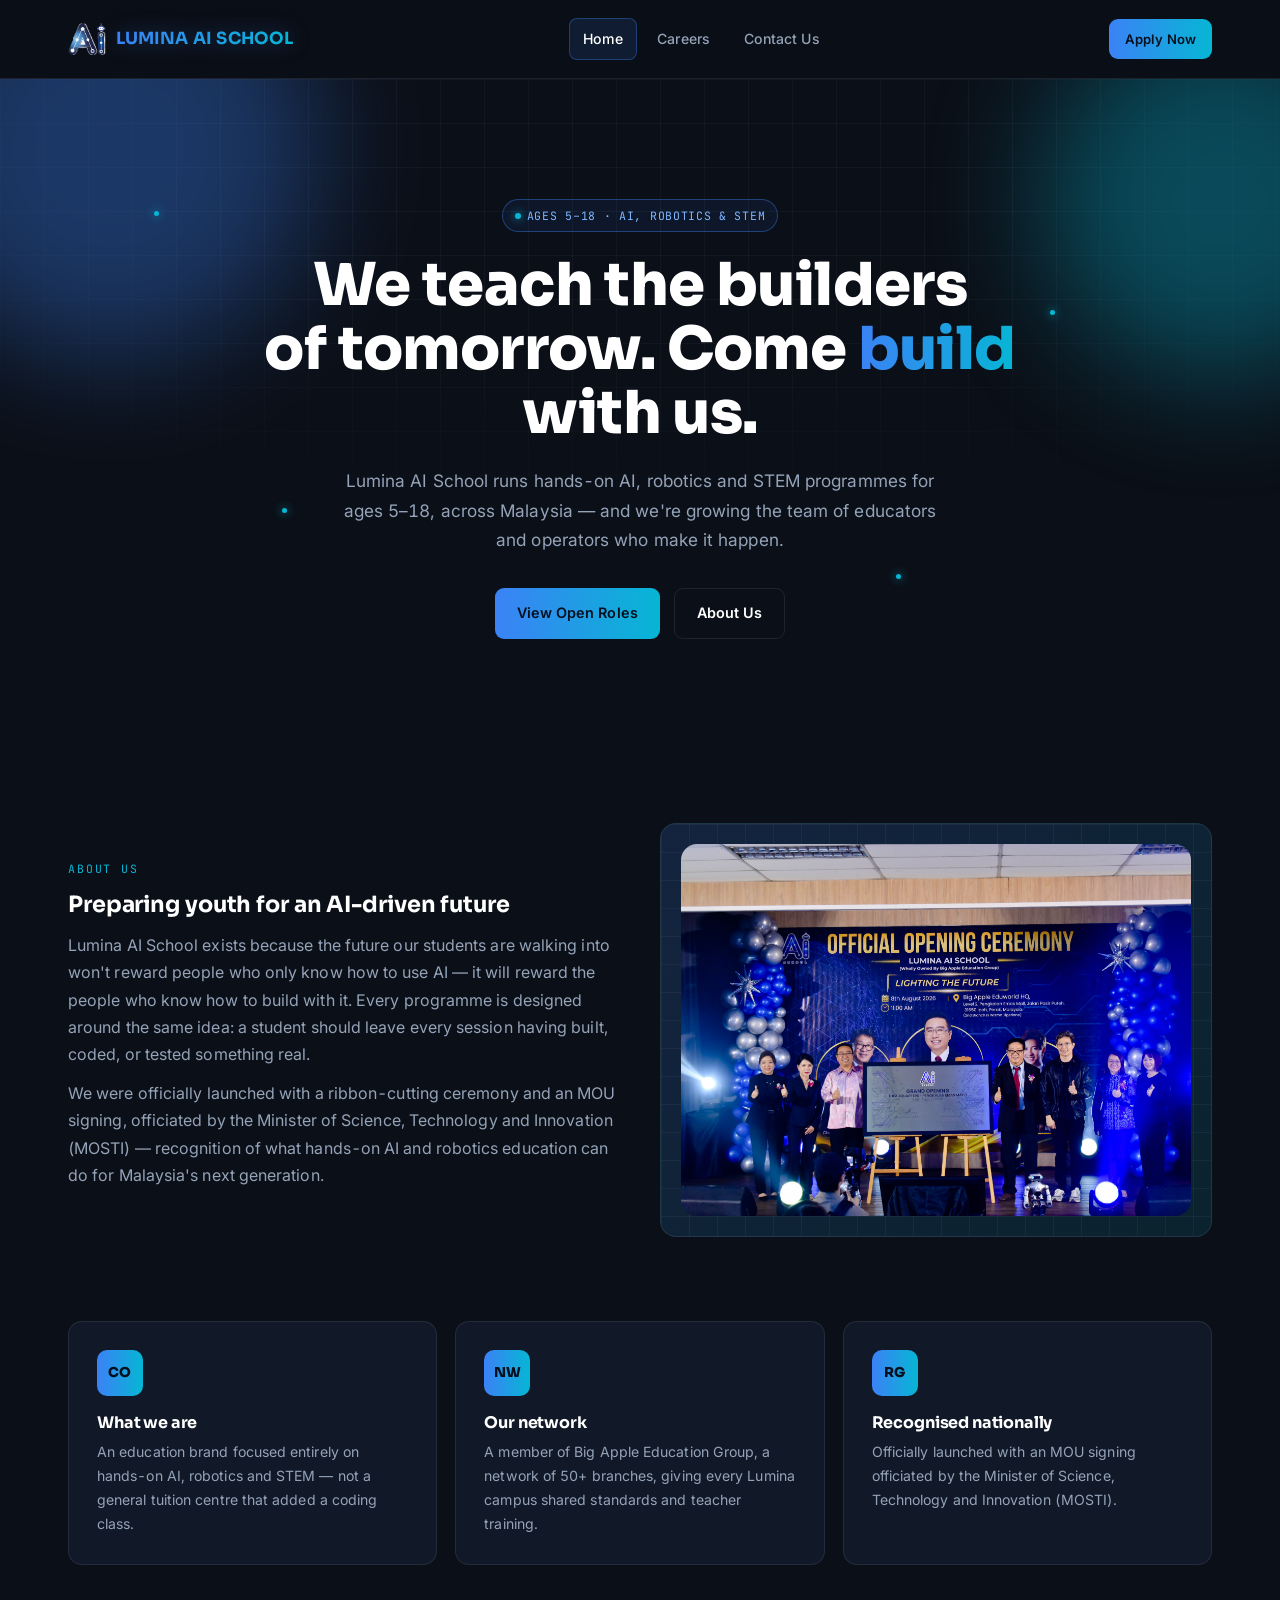
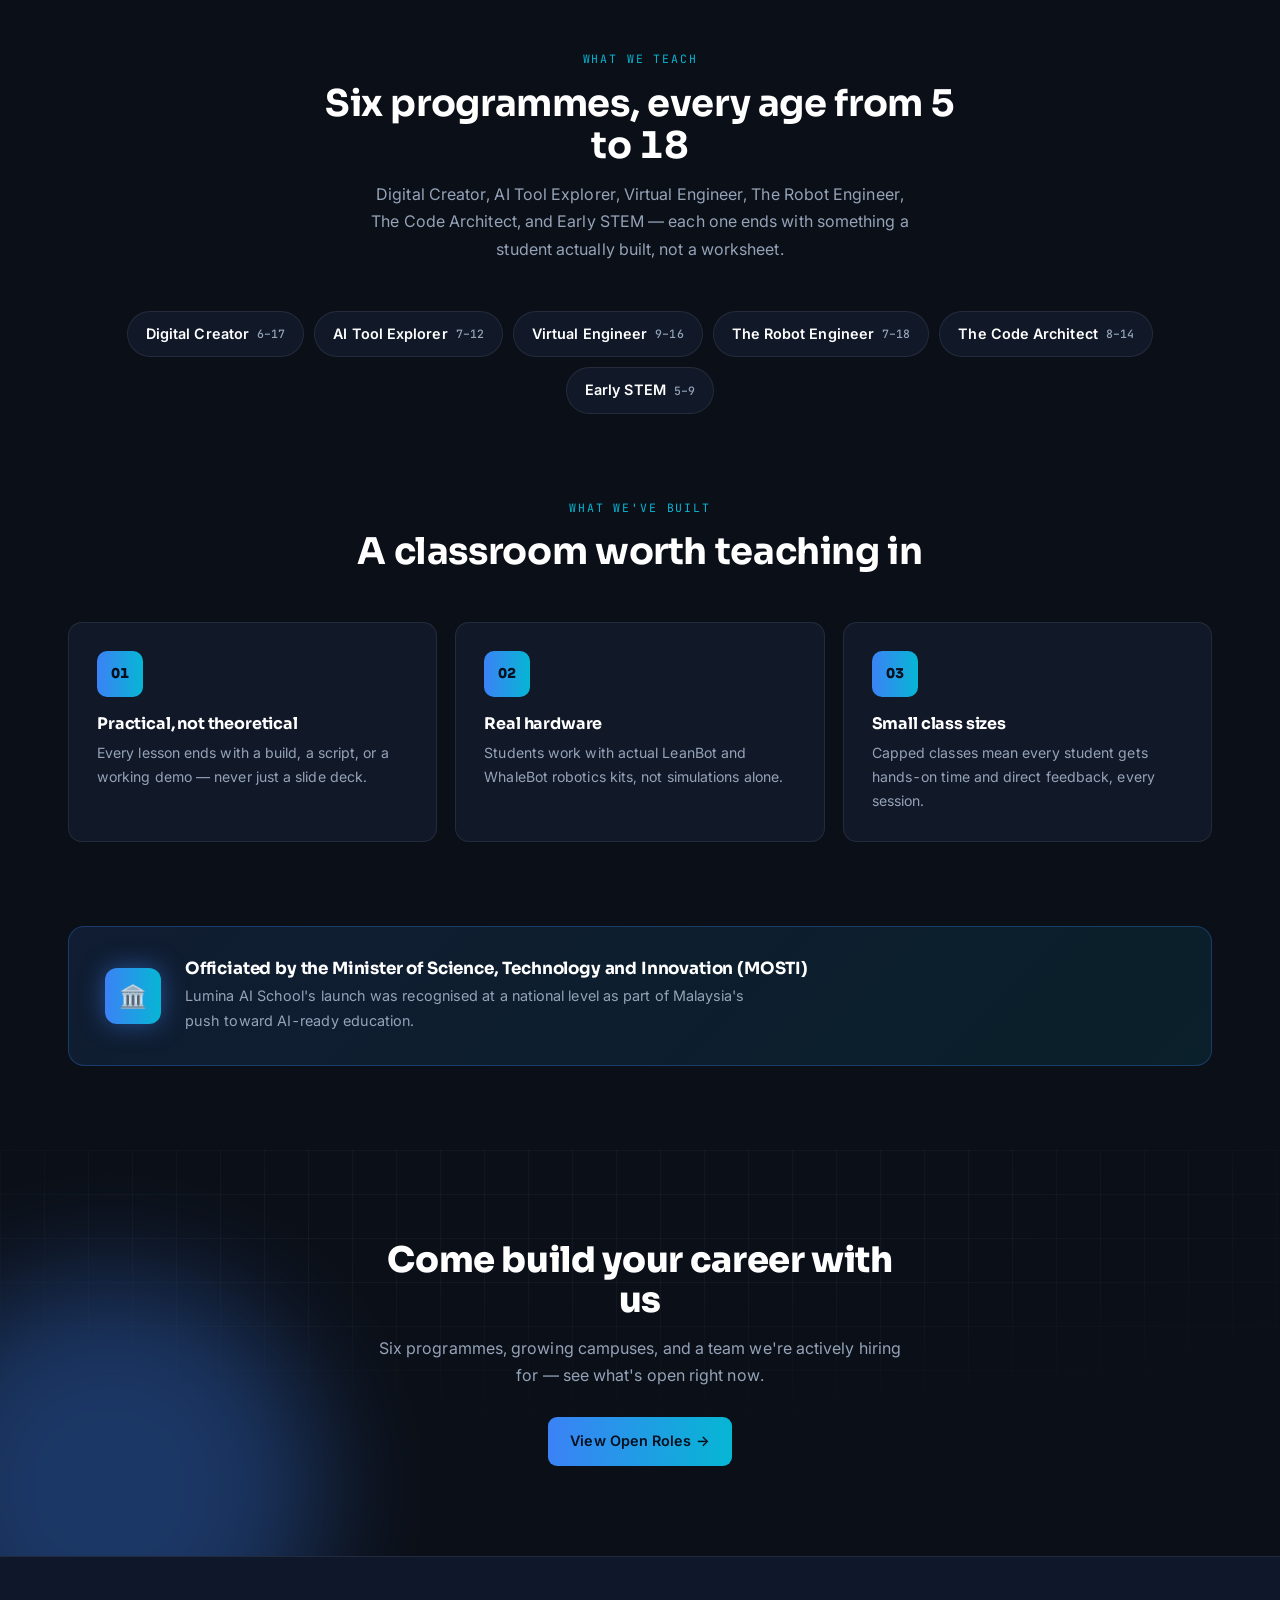
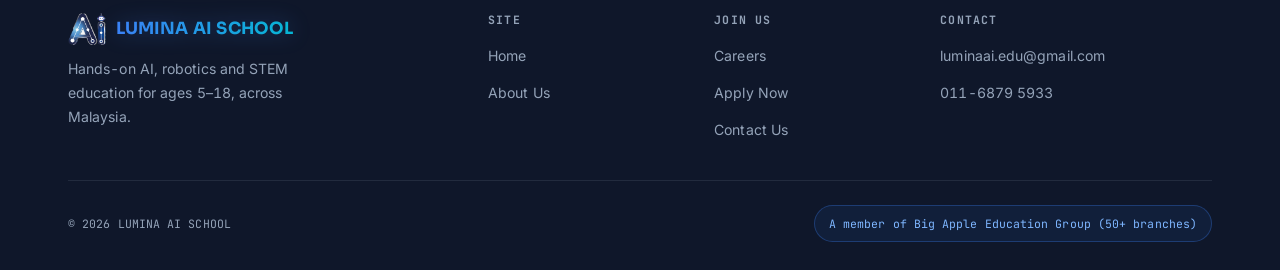
<file: index.html>
<!DOCTYPE html>
<html lang="en">
<head>
<meta charset="UTF-8">
<meta name="viewport" content="width=device-width, initial-scale=1.0">
<title>Lumina AI School — Hands-On AI, Robotics & STEM for Ages 5–18</title>
<link rel="preconnect" href="https://fonts.googleapis.com">
<link href="https://fonts.googleapis.com/css2?family=Sora:wght@600;700;800&family=Inter:wght@400;500;600;700&family=JetBrains+Mono:wght@400;500;600&display=swap" rel="stylesheet">
<link rel="stylesheet" href="styles.css">
</head>
<body>

<header class="site">
  <div class="nav">
    <a href="index.html" class="logo">
      <img src="assets/images/logo.png" alt="Lumina AI School logo" class="logo-img">
      <div class="logo-text">LUMINA AI SCHOOL</div>
    </a>
    <button class="hamburger" aria-label="Toggle menu"><span></span><span></span><span></span></button>
    <nav class="links">
      <a href="index.html" class="active">Home</a>
      <a href="careers.html">Careers</a>
      <a href="contact.html">Contact Us</a>
    </nav>
    <div class="nav-right">
      <a href="careers.html#apply" class="btn btn-primary btn-sm">Apply Now</a>
    </div>
  </div>
</header>

<section class="hero">
  <div class="tech-bg">
    <div class="orb orb-blue"></div>
    <div class="orb orb-cyan"></div>
    <div class="node" style="top:20%;left:12%;"></div>
    <div class="node" style="top:35%;left:82%;animation-delay:1s;"></div>
    <div class="node" style="top:65%;left:22%;animation-delay:2s;"></div>
    <div class="node" style="top:75%;left:70%;animation-delay:0.5s;"></div>
  </div>
  <div class="wrap hero-inner">
    <span class="pill accent"><span class="pulse-dot-tiny"></span> AGES 5–18 · AI, ROBOTICS &amp; STEM</span>
    <h1 class="hero-title">We teach the builders<br>of tomorrow. Come <span class="grad">build</span> with us.</h1>
    <p class="hero-sub">Lumina AI School runs hands-on AI, robotics and STEM programmes for ages 5–18, across Malaysia — and we're growing the team of educators and operators who make it happen.</p>
    <div class="hero-ctas">
      <a href="careers.html" class="btn btn-primary">View Open Roles</a>
      <a href="#about" class="btn btn-ghost">About Us</a>
    </div>
  </div>
</section>

<section class="section" id="about">
  <div class="wrap">
    <div class="story-block">
      <div class="story-text">
        <span class="tag">About Us</span>
        <h3>Preparing youth for an AI-driven future</h3>
        <p>Lumina AI School exists because the future our students are walking into won't reward people who only know how to use AI — it will reward the people who know how to build with it. Every programme is designed around the same idea: a student should leave every session having built, coded, or tested something real.</p>
        <p>We were officially launched with a ribbon-cutting ceremony and an MOU signing, officiated by the Minister of Science, Technology and Innovation (MOSTI) — recognition of what hands-on AI and robotics education can do for Malaysia's next generation.</p>
      </div>
      <div class="story-visual">
        <img src="assets/images/ceremonywithminister.jpg" alt="A Lumina AI School classroom in session" onerror="this.style.display='none'; this.nextElementSibling.style.display='flex';">
        <span class="visual-fallback">LUMINA CLASSROOM<br>Add classroom.jpg to /assets/images/</span>
      </div>
    </div>
  </div>
</section>

<section class="section" style="padding-top:0;">
  <div class="wrap">
    <div class="value-grid">
      <div class="card value-card">
        <div class="chip-icon">CO</div>
        <h3>What we are</h3>
        <p>An education brand focused entirely on hands-on AI, robotics and STEM — not a general tuition centre that added a coding class.</p>
      </div>
      <div class="card value-card">
        <div class="chip-icon">NW</div>
        <h3>Our network</h3>
        <p>A member of Big Apple Education Group, a network of 50+ branches, giving every Lumina campus shared standards and teacher training.</p>
      </div>
      <div class="card value-card">
        <div class="chip-icon">RG</div>
        <h3>Recognised nationally</h3>
        <p>Officially launched with an MOU signing officiated by the Minister of Science, Technology and Innovation (MOSTI).</p>
      </div>
    </div>
  </div>
</section>

<section class="section" style="padding-top:0;">
  <div class="wrap">
    <div class="section-head center">
      <span class="tag">What We Teach</span>
      <h2 class="section-title">Six programmes, every age from 5 to 18</h2>
      <p class="section-desc center">Digital Creator, AI Tool Explorer, Virtual Engineer, The Robot Engineer, The Code Architect, and Early STEM — each one ends with something a student actually built, not a worksheet.</p>
    </div>
    <div class="prog-pills">
      <span class="prog-pill">Digital Creator <small>6–17</small></span>
      <span class="prog-pill">AI Tool Explorer <small>7–12</small></span>
      <span class="prog-pill">Virtual Engineer <small>9–16</small></span>
      <span class="prog-pill">The Robot Engineer <small>7–18</small></span>
      <span class="prog-pill">The Code Architect <small>8–14</small></span>
      <span class="prog-pill">Early STEM <small>5–9</small></span>
    </div>
  </div>
</section>

<section class="section" style="padding-top:0;">
  <div class="wrap">
    <div class="section-head center">
      <span class="tag">What we've built</span>
      <h2 class="section-title">A classroom worth teaching in</h2>
    </div>
    <div class="value-grid">
      <div class="card value-card">
        <div class="chip-icon">01</div>
        <h3>Practical, not theoretical</h3>
        <p>Every lesson ends with a build, a script, or a working demo — never just a slide deck.</p>
      </div>
      <div class="card value-card">
        <div class="chip-icon">02</div>
        <h3>Real hardware</h3>
        <p>Students work with actual LeanBot and WhaleBot robotics kits, not simulations alone.</p>
      </div>
      <div class="card value-card">
        <div class="chip-icon">03</div>
        <h3>Small class sizes</h3>
        <p>Capped classes mean every student gets hands-on time and direct feedback, every session.</p>
      </div>
    </div>
  </div>
</section>

<section class="section" style="padding-top:0;">
  <div class="wrap">
    <div class="endorse">
      <div class="badge-icon">🏛️</div>
      <div>
        <h4>Officiated by the Minister of Science, Technology and Innovation (MOSTI)</h4>
        <p>Lumina AI School's launch was recognised at a national level as part of Malaysia's push toward AI-ready education.</p>
      </div>
    </div>
  </div>
</section>

<section class="closing">
  <div class="tech-bg"><div class="orb orb-blue" style="top:auto;bottom:-140px;"></div></div>
  <div class="wrap closing-inner">
    <h2>Come build your career with us</h2>
    <p>Six programmes, growing campuses, and a team we're actively hiring for — see what's open right now.</p>
    <a href="careers.html" class="btn btn-primary">View Open Roles →</a>
  </div>
</section>

<footer>
  <div class="wrap">
    <div class="footer-grid">
      <div class="footer-brand">
        <a href="index.html" class="logo"><img src="assets/images/logo.png" alt="Lumina AI School logo" class="logo-img"><div class="logo-text">LUMINA AI SCHOOL</div></a>
        <p>Hands-on AI, robotics and STEM education for ages 5–18, across Malaysia.</p>
      </div>
      <div>
        <h5>Site</h5>
        <ul>
          <li><a href="index.html">Home</a></li>
          <li><a href="index.html#about">About Us</a></li>
        </ul>
      </div>
      <div>
        <h5>Join Us</h5>
        <ul>
          <li><a href="careers.html">Careers</a></li>
          <li><a href="careers.html#apply">Apply Now</a></li>
          <li><a href="contact.html">Contact Us</a></li>
        </ul>
      </div>
      <div>
        <h5>Contact</h5>
        <ul>
          <li><a href="mailto:luminaai.edu@gmail.com">luminaai.edu@gmail.com</a></li>
          <li><a href="tel:01168795933">011-6879 5933</a></li>
        </ul>
      </div>
    </div>
    <div class="footer-bottom">
      <p>© 2026 LUMINA AI SCHOOL</p>
      <span class="backing-pill">A member of Big Apple Education Group (50+ branches)</span>
    </div>
  </div>
</footer>

<script src="main.js"></script>
</body>
</html>
</file>
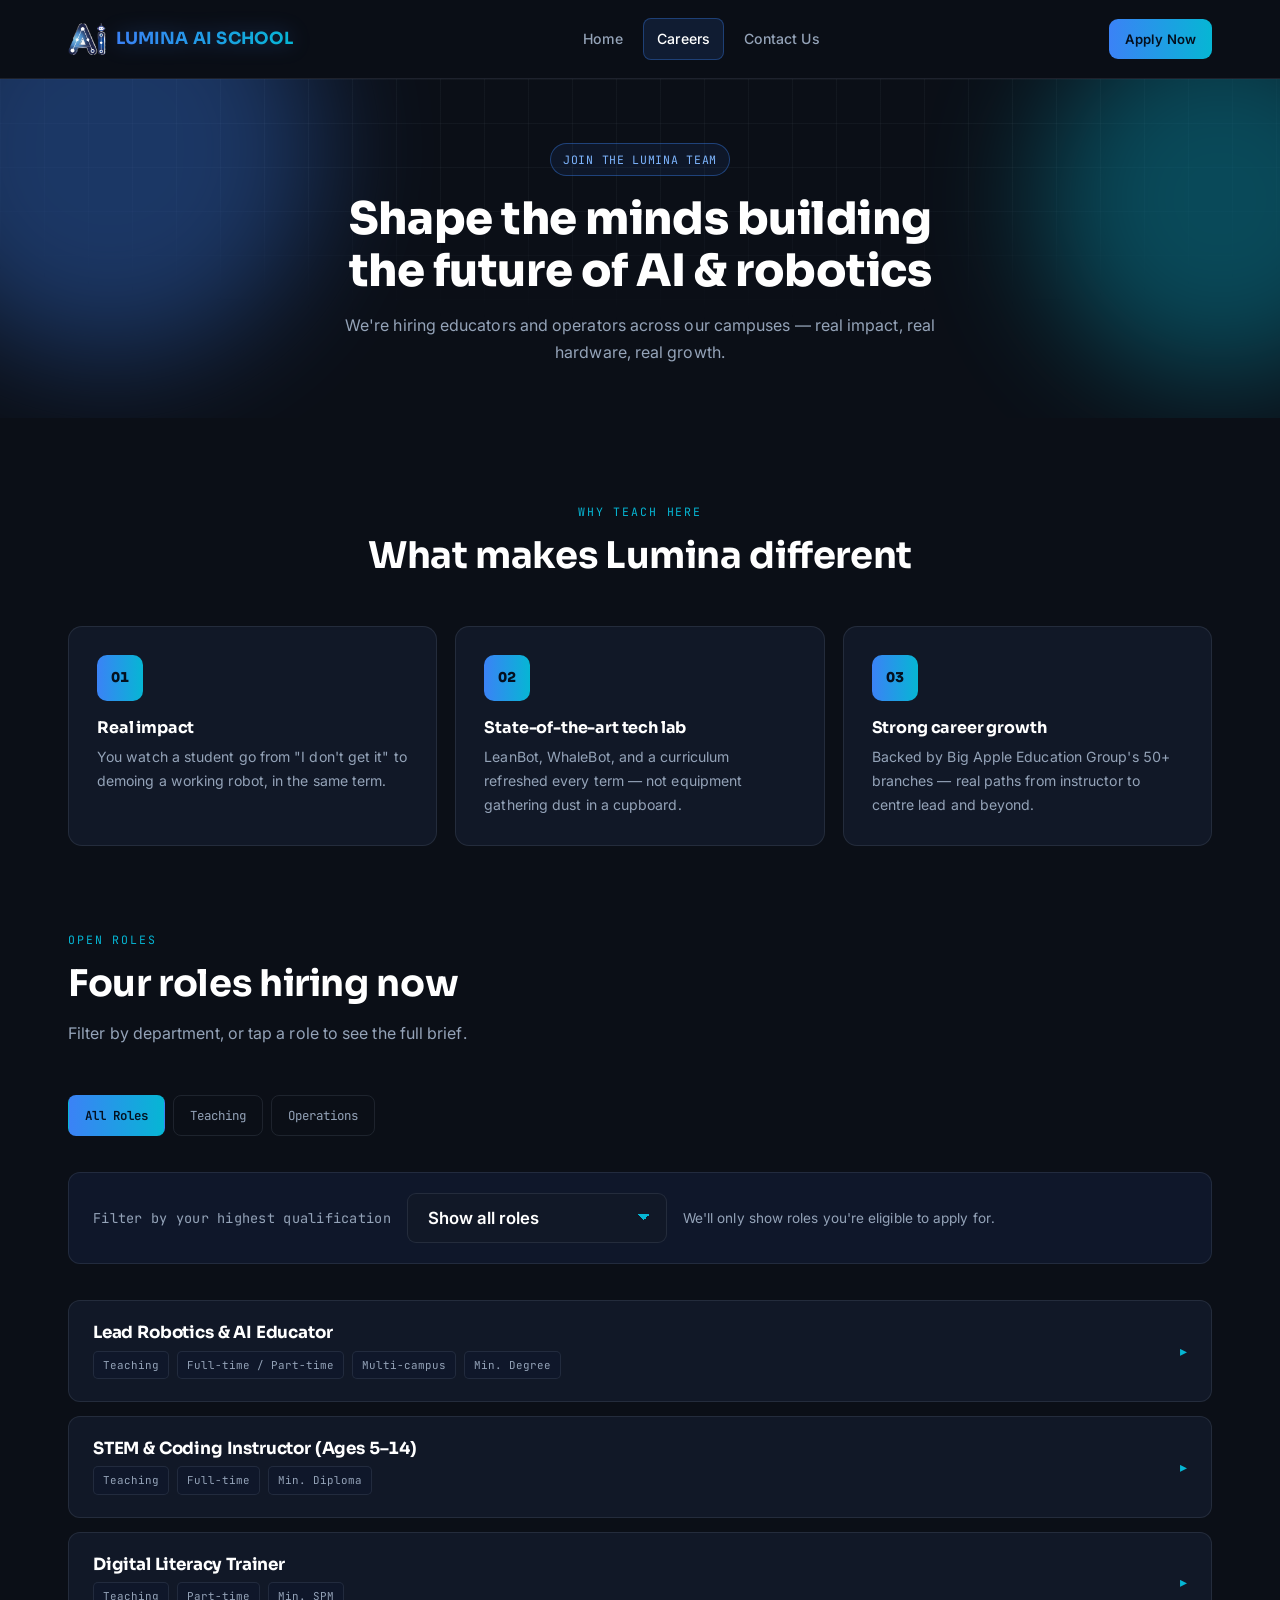
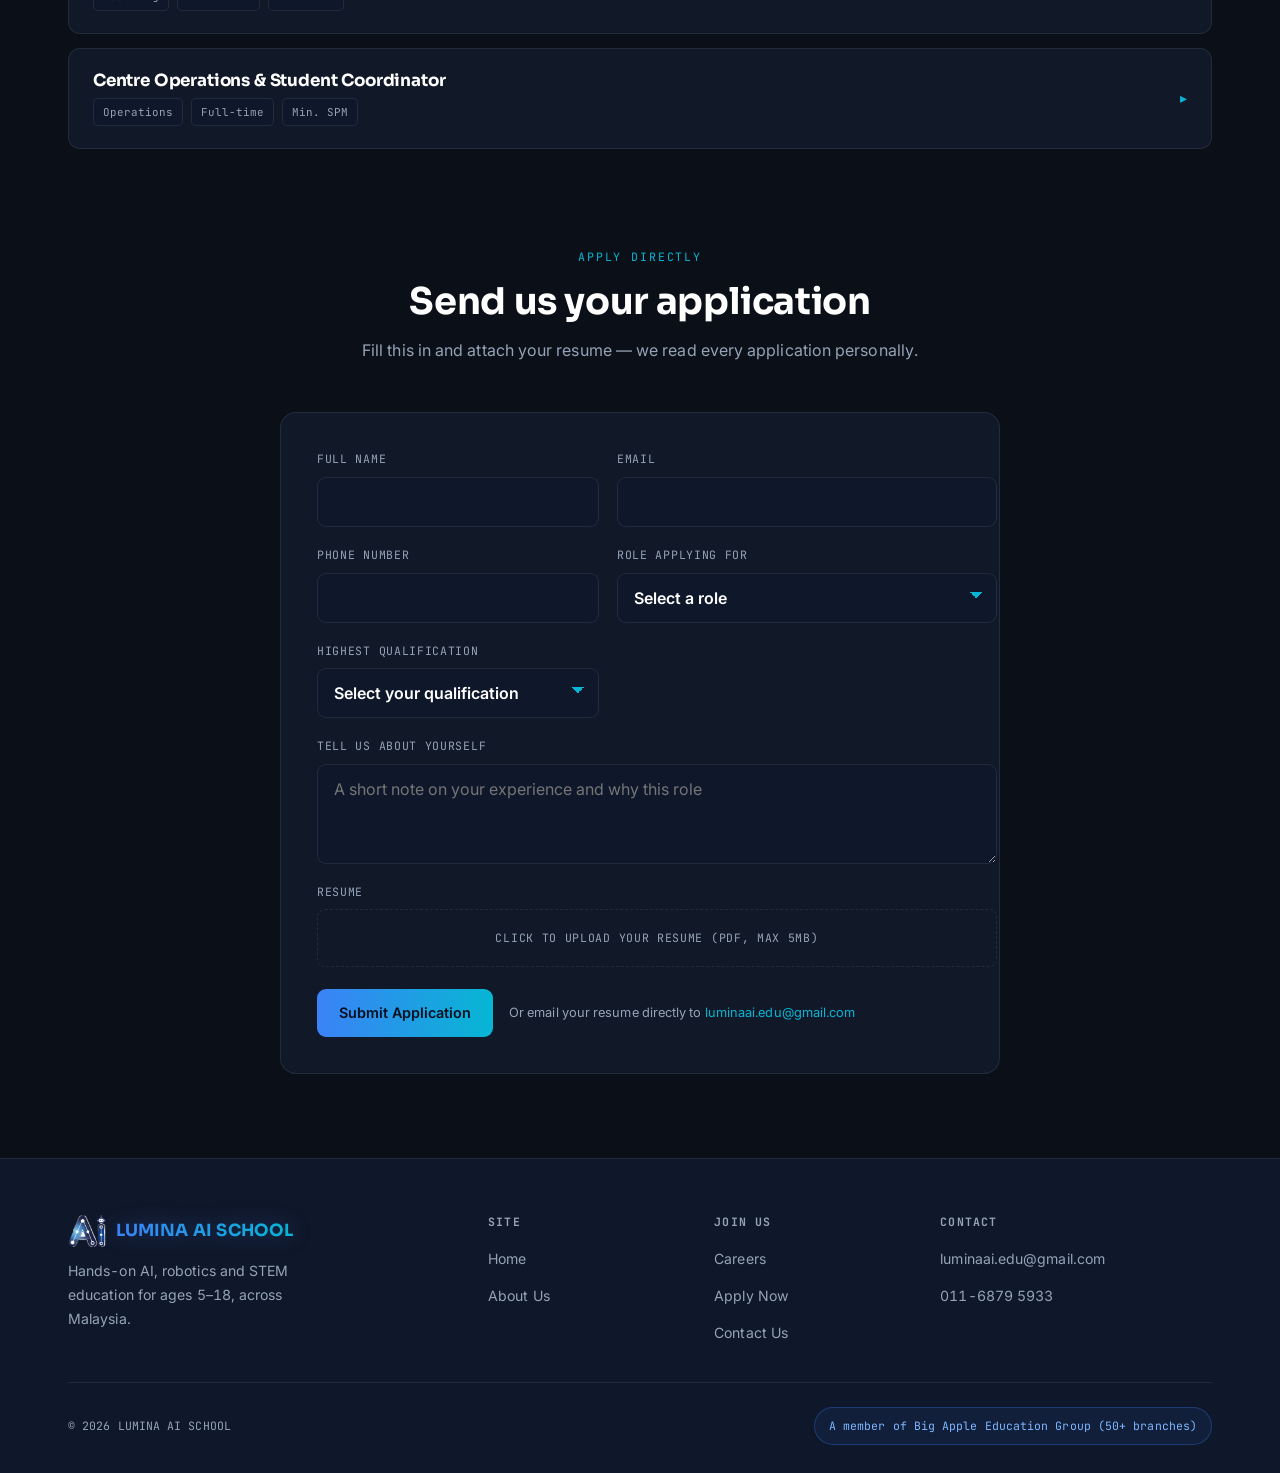
<file: careers.html>
<!DOCTYPE html>
<html lang="en">
<head>
<meta charset="UTF-8">
<meta name="viewport" content="width=device-width, initial-scale=1.0">
<title>Careers — Lumina AI School</title>
<link rel="preconnect" href="https://fonts.googleapis.com">
<link href="https://fonts.googleapis.com/css2?family=Sora:wght@600;700;800&family=Inter:wght@400;500;600;700&family=JetBrains+Mono:wght@400;500;600&display=swap" rel="stylesheet">
<link rel="stylesheet" href="styles.css">
</head>
<body>

<header class="site">
  <div class="nav">
    <a href="index.html" class="logo">
      <img src="assets/images/logo.png" alt="Lumina AI School logo" class="logo-img">
      <div class="logo-text">LUMINA AI SCHOOL</div>
    </a>
    <button class="hamburger" aria-label="Toggle menu"><span></span><span></span><span></span></button>
    <nav class="links">
      <a href="index.html">Home</a>
      <a href="careers.html" class="active">Careers</a>
      <a href="contact.html">Contact Us</a>
    </nav>
    <div class="nav-right">
      <a href="#apply" class="btn btn-primary btn-sm">Apply Now</a>
    </div>
  </div>
</header>

<section class="subhero">
  <div class="tech-bg"><div class="orb orb-blue"></div><div class="orb orb-cyan"></div></div>
  <div class="wrap subhero-inner">
    <span class="pill accent">Join the Lumina Team</span>
    <h1>Shape the minds building the future of AI &amp; robotics</h1>
    <p>We're hiring educators and operators across our campuses — real impact, real hardware, real growth.</p>
  </div>
</section>

<section class="section">
  <div class="wrap">
    <div class="section-head center">
      <span class="tag">Why teach here</span>
      <h2 class="section-title">What makes Lumina different</h2>
    </div>
    <div class="why-teach-grid">
      <div class="card value-card">
        <div class="chip-icon">01</div>
        <h3>Real impact</h3>
        <p>You watch a student go from "I don't get it" to demoing a working robot, in the same term.</p>
      </div>
      <div class="card value-card">
        <div class="chip-icon">02</div>
        <h3>State-of-the-art tech lab</h3>
        <p>LeanBot, WhaleBot, and a curriculum refreshed every term — not equipment gathering dust in a cupboard.</p>
      </div>
      <div class="card value-card">
        <div class="chip-icon">03</div>
        <h3>Strong career growth</h3>
        <p>Backed by Big Apple Education Group's 50+ branches — real paths from instructor to centre lead and beyond.</p>
      </div>
    </div>
  </div>
</section>

<section class="section" style="padding-top:0;">
  <div class="wrap">
    <div class="section-head">
      <span class="tag">Open Roles</span>
      <h2 class="section-title">Four roles hiring now</h2>
      <p class="section-desc">Filter by department, or tap a role to see the full brief.</p>
    </div>

    <div class="filter-tabs">
      <button class="filter-tab active" data-role-filter="all">All Roles</button>
      <button class="filter-tab" data-role-filter="teaching">Teaching</button>
      <button class="filter-tab" data-role-filter="operations">Operations</button>
    </div>

    <div class="qual-filter">
      <label for="qualFilter">Filter by your highest qualification</label>
      <select id="qualFilter">
        <option value="all">Show all roles</option>
        <option value="spm">SPM / STPM</option>
        <option value="diploma">Diploma</option>
        <option value="degree">Bachelor's Degree</option>
        <option value="master">Master's Degree / PhD</option>
      </select>
      <span class="qual-hint">We'll only show roles you're eligible to apply for.</span>
    </div>

    <div id="rolesList">

      <div class="role-card" data-dept="teaching" data-minqual="degree">
        <button class="role-head" aria-expanded="false">
          <div>
            <h3>Lead Robotics &amp; AI Educator</h3>
            <div class="role-tags"><span>Teaching</span><span>Full-time / Part-time</span><span>Multi-campus</span><span>Min. Degree</span></div>
          </div>
          <span class="role-chev">▸</span>
        </button>
        <div class="role-panel">
          <div class="role-panel-inner">
            <h4>What you'll do</h4>
            <ul>
              <li>Lead Robot Engineer and Virtual Engineer classes for students aged 9–18</li>
              <li>Mentor junior instructors and help maintain the LeanBot/WhaleBot fleet</li>
              <li>Represent Lumina at regional robotics competitions</li>
            </ul>
            <h4>What we're looking for</h4>
            <ul>
              <li>Bachelor's degree in Engineering, Computer Science, or a related field</li>
              <li>Hands-on robotics or electronics background</li>
              <li>Comfortable teaching both beginners and advanced students in the same day</li>
              <li>Open to full-time or part-time — tell us your availability</li>
            </ul>
            <a href="#apply" class="btn btn-primary btn-sm apply-btn" data-role-name="Lead Robotics &amp; AI Educator">Apply for this role ↓</a>
          </div>
        </div>
      </div>

      <div class="role-card" data-dept="teaching" data-minqual="diploma">
        <button class="role-head" aria-expanded="false">
          <div>
            <h3>STEM &amp; Coding Instructor (Ages 5–14)</h3>
            <div class="role-tags"><span>Teaching</span><span>Full-time</span><span>Min. Diploma</span></div>
          </div>
          <span class="role-chev">▸</span>
        </button>
        <div class="role-panel">
          <div class="role-panel-inner">
            <h4>What you'll do</h4>
            <ul>
              <li>Teach Early STEM, Code Architect and AI Tool Explorer classes</li>
              <li>Plan lessons and track progress for students aged 5–14</li>
              <li>Run parent-facing demo days each term</li>
            </ul>
            <h4>What we're looking for</h4>
            <ul>
              <li>Diploma or higher, in any field — comfortable with Scratch and basic Python</li>
              <li>Patient with young beginners — prior teaching a plus, not a must</li>
            </ul>
            <a href="#apply" class="btn btn-primary btn-sm apply-btn" data-role-name="STEM &amp; Coding Instructor">Apply for this role ↓</a>
          </div>
        </div>
      </div>

      <div class="role-card" data-dept="teaching" data-minqual="spm">
        <button class="role-head" aria-expanded="false">
          <div>
            <h3>Digital Literacy Trainer</h3>
            <div class="role-tags"><span>Teaching</span><span>Part-time</span><span>Min. SPM</span></div>
          </div>
          <span class="role-chev">▸</span>
        </button>
        <div class="role-panel">
          <div class="role-panel-inner">
            <h4>What you'll do</h4>
            <ul>
              <li>Teach the Digital Creator programme — Word, Excel and Canva through real projects</li>
              <li>Support students building portfolios and presentations</li>
            </ul>
            <h4>What we're looking for</h4>
            <ul>
              <li>SPM/STPM or higher — strong working knowledge of Microsoft Office and Canva</li>
              <li>Comfortable running a classroom of mixed-age students</li>
            </ul>
            <a href="#apply" class="btn btn-primary btn-sm apply-btn" data-role-name="Digital Literacy Trainer">Apply for this role ↓</a>
          </div>
        </div>
      </div>

      <div class="role-card" data-dept="operations" data-minqual="spm">
        <button class="role-head" aria-expanded="false">
          <div>
            <h3>Centre Operations &amp; Student Coordinator</h3>
            <div class="role-tags"><span>Operations</span><span>Full-time</span><span>Min. SPM</span></div>
          </div>
          <span class="role-chev">▸</span>
        </button>
        <div class="role-panel">
          <div class="role-panel-inner">
            <h4>What you'll do</h4>
            <ul>
              <li>Manage enrolment, scheduling and attendance for your campus</li>
              <li>Be the first point of contact for parents and students</li>
              <li>Coordinate with instructors on class logistics and equipment needs</li>
            </ul>
            <h4>What we're looking for</h4>
            <ul>
              <li>SPM/STPM or higher — organised, and warm with both parents and kids</li>
              <li>Fluent in English and Bahasa Malaysia</li>
            </ul>
            <a href="#apply" class="btn btn-primary btn-sm apply-btn" data-role-name="Centre Operations &amp; Student Coordinator">Apply for this role ↓</a>
          </div>
        </div>
      </div>

      <p class="no-match-msg" style="display:none;color:var(--muted);font-size:0.9rem;padding:20px 0;">No open roles match that qualification right now — try a different filter, or send a general application below.</p>

    </div>
  </div>
</section>

<section class="section" id="apply" style="padding-top:0;">
  <div class="wrap">
    <div class="section-head center">
      <span class="tag">Apply Directly</span>
      <h2 class="section-title">Send us your application</h2>
      <p class="section-desc center">Fill this in and attach your resume — we read every application personally.</p>
    </div>

    <div class="form-card" style="max-width:720px;margin:0 auto;">
      <form action="https://formsubmit.co/luminaai.edu@gmail.com" method="POST" enctype="multipart/form-data" data-form>
        <input type="hidden" name="_subject" value="New Job Application — Lumina AI School">
        <input type="hidden" name="_template" value="table">
        <input type="hidden" name="_next" value="careers.html?sent=application#apply">
        <div class="form-grid">
          <div class="form-field">
            <label for="cName">Full Name</label>
            <input type="text" id="cName" name="Full Name" required>
          </div>
          <div class="form-field">
            <label for="cEmail">Email</label>
            <input type="email" id="cEmail" name="Email" required>
          </div>
          <div class="form-field">
            <label for="cPhone">Phone Number</label>
            <input type="tel" id="cPhone" name="Phone Number" required>
          </div>
          <div class="form-field">
            <label for="cRole">Role Applying For</label>
            <select id="cRole" name="Role Applying For" required>
              <option value="">Select a role</option>
              <option>Lead Robotics &amp; AI Educator</option>
              <option>STEM &amp; Coding Instructor</option>
              <option>Digital Literacy Trainer</option>
              <option>Centre Operations &amp; Student Coordinator</option>
              <option>General Application</option>
            </select>
          </div>
          <div class="form-field">
            <label for="cQual">Highest Qualification</label>
            <select id="cQual" name="Highest Qualification" required>
              <option value="">Select your qualification</option>
              <option>SPM / STPM</option>
              <option>Diploma</option>
              <option>Bachelor's Degree</option>
              <option>Master's Degree / PhD</option>
              <option>Other</option>
            </select>
          </div>
          <div class="form-field full">
            <label for="cMessage">Tell us about yourself</label>
            <textarea id="cMessage" name="Message" placeholder="A short note on your experience and why this role"></textarea>
          </div>
          <div class="form-field full">
            <label for="resumeUpload">Resume</label>
            <label for="resumeUpload" class="file-drop" id="resumeLabel">Click to upload your resume (PDF, max 5MB)</label>
            <input type="file" id="resumeUpload" name="Resume" accept=".pdf" style="display:none;">
          </div>
        </div>
        <div class="form-submit-row">
          <button type="submit" class="btn btn-primary">Submit Application</button>
          <span class="form-note">Or email your resume directly to <a href="mailto:luminaai.edu@gmail.com" style="color:var(--cyan);">luminaai.edu@gmail.com</a></span>
        </div>
      </form>
      <div class="success-msg">Thanks — your application's in. We'll be in touch within 5 working days.</div>
    </div>
  </div>
</section>

<footer>
  <div class="wrap">
    <div class="footer-grid">
      <div class="footer-brand">
        <a href="index.html" class="logo"><img src="assets/images/logo.png" alt="Lumina AI School logo" class="logo-img"><div class="logo-text">LUMINA AI SCHOOL</div></a>
        <p>Hands-on AI, robotics and STEM education for ages 5–18, across Malaysia.</p>
      </div>
      <div>
        <h5>Site</h5>
        <ul>
          <li><a href="index.html">Home</a></li>
          <li><a href="index.html#about">About Us</a></li>
        </ul>
      </div>
      <div>
        <h5>Join Us</h5>
        <ul>
          <li><a href="careers.html">Careers</a></li>
          <li><a href="#apply">Apply Now</a></li>
          <li><a href="contact.html">Contact Us</a></li>
        </ul>
      </div>
      <div>
        <h5>Contact</h5>
        <ul>
          <li><a href="mailto:luminaai.edu@gmail.com">luminaai.edu@gmail.com</a></li>
          <li><a href="tel:01168795933">011-6879 5933</a></li>
        </ul>
      </div>
    </div>
    <div class="footer-bottom">
      <p>© 2026 LUMINA AI SCHOOL</p>
      <span class="backing-pill">A member of Big Apple Education Group (50+ branches)</span>
    </div>
  </div>
</footer>

<script src="main.js"></script>
</body>
</html>
</file>
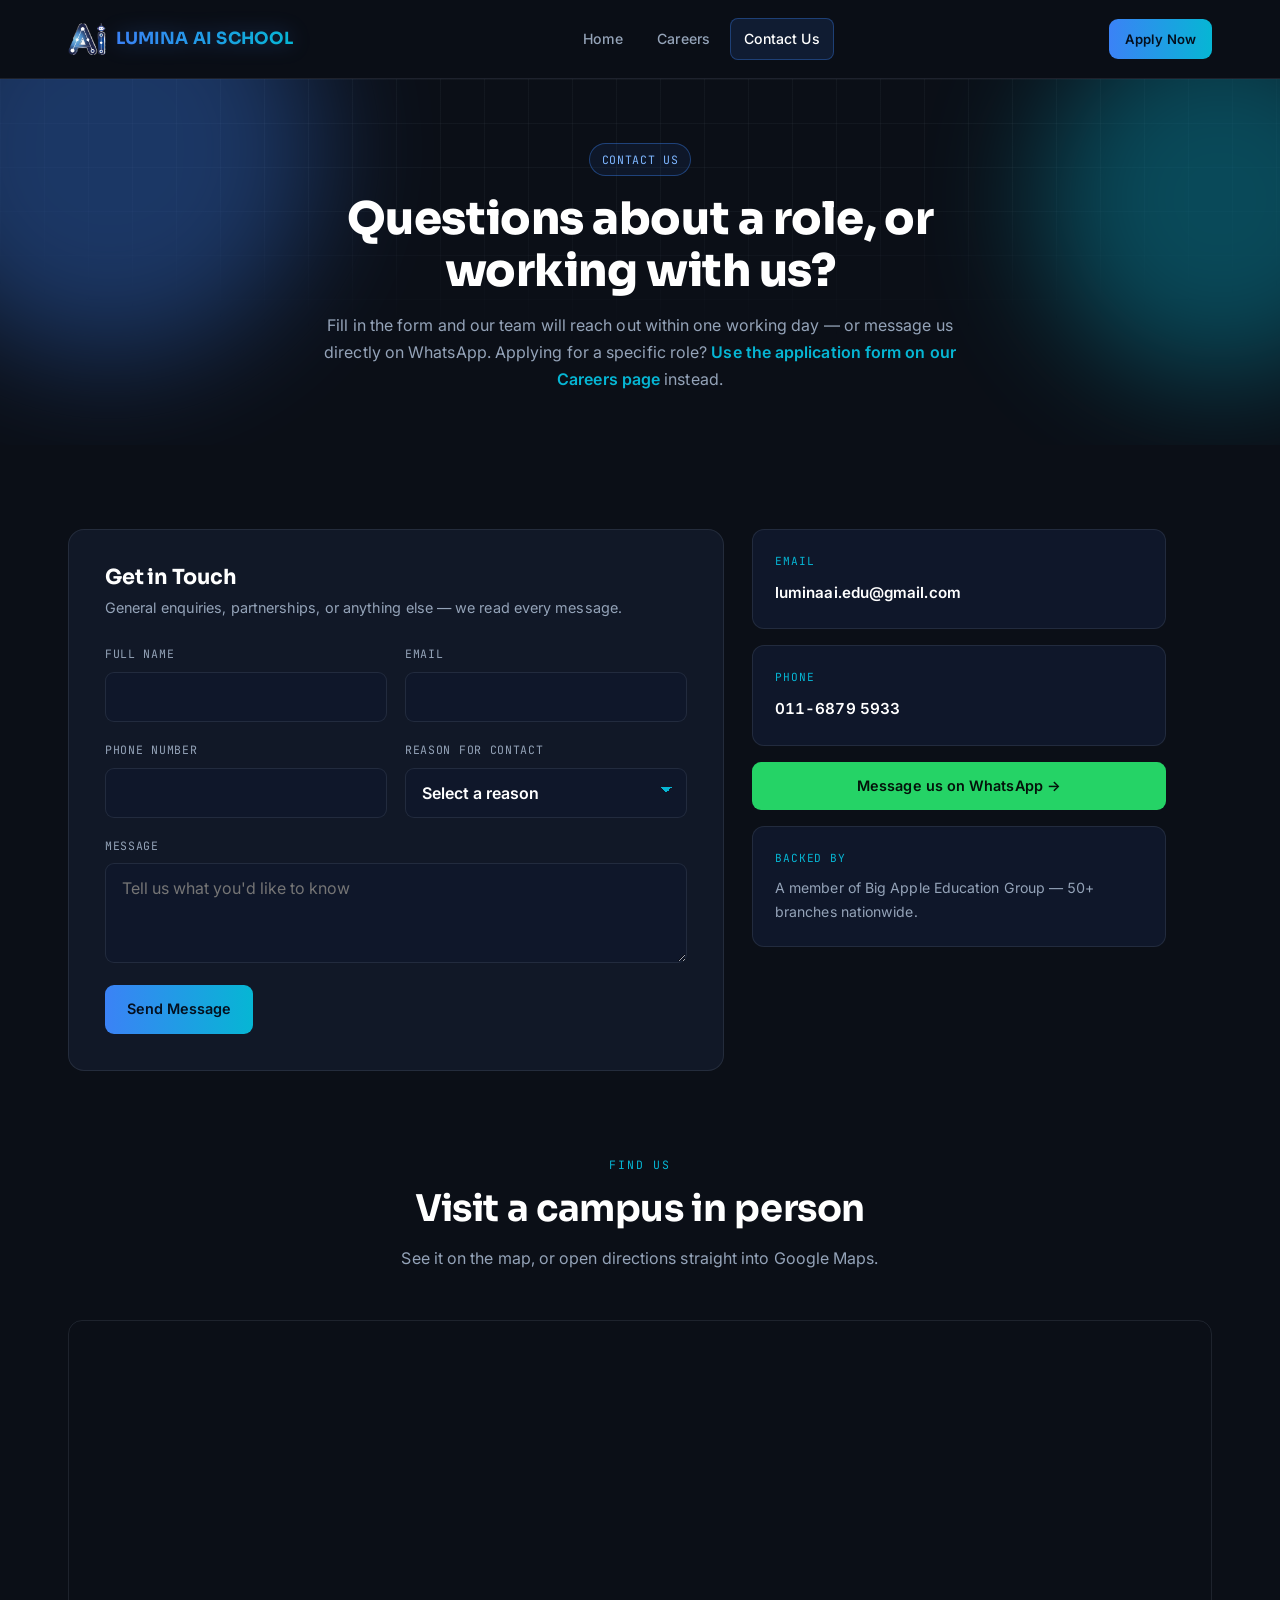
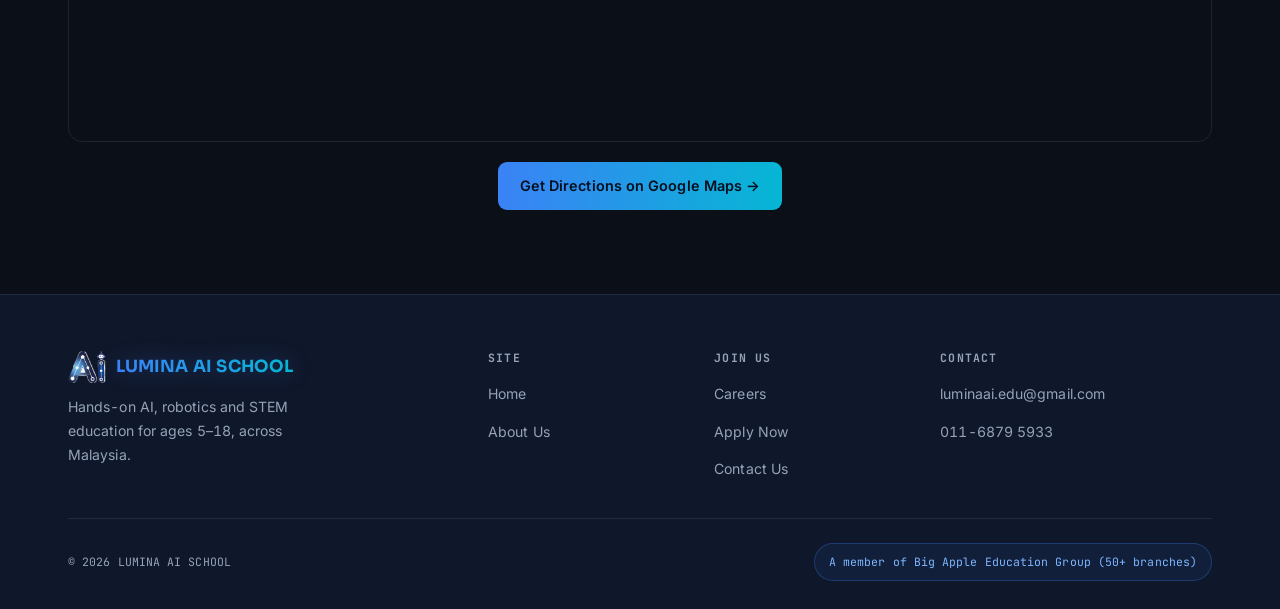
<file: contact.html>
<!DOCTYPE html>
<html lang="en">
<head>
<meta charset="UTF-8">
<meta name="viewport" content="width=device-width, initial-scale=1.0">
<title>Contact Us — Lumina AI School</title>
<link rel="preconnect" href="https://fonts.googleapis.com">
<link href="https://fonts.googleapis.com/css2?family=Sora:wght@600;700;800&family=Inter:wght@400;500;600;700&family=JetBrains+Mono:wght@400;500;600&display=swap" rel="stylesheet">
<link rel="stylesheet" href="styles.css">
</head>
<body>

<header class="site">
  <div class="nav">
    <a href="index.html" class="logo">
      <img src="assets/images/logo.png" alt="Lumina AI School logo" class="logo-img">
      <div class="logo-text">LUMINA AI SCHOOL</div>
    </a>
    <button class="hamburger" aria-label="Toggle menu"><span></span><span></span><span></span></button>
    <nav class="links">
      <a href="index.html">Home</a>
      <a href="careers.html">Careers</a>
      <a href="contact.html" class="active">Contact Us</a>
    </nav>
    <div class="nav-right">
      <a href="careers.html#apply" class="btn btn-primary btn-sm">Apply Now</a>
    </div>
  </div>
</header>

<section class="subhero">
  <div class="tech-bg"><div class="orb orb-blue"></div><div class="orb orb-cyan"></div></div>
  <div class="wrap subhero-inner">
    <span class="pill accent">Contact Us</span>
    <h1>Questions about a role, or working with us?</h1>
    <p>Fill in the form and our team will reach out within one working day — or message us directly on WhatsApp. Applying for a specific role? <a href="careers.html#apply" style="color:var(--cyan);font-weight:600;">Use the application form on our Careers page</a> instead.</p>
  </div>
</section>

<section class="section">
  <div class="wrap">
    <div class="contact-grid">

      <div class="form-card">
        <h2 class="section-title" style="font-size:1.3rem;margin-bottom:6px;">Get in Touch</h2>
        <p class="muted" style="margin-bottom:24px;font-size:0.9rem;">General enquiries, partnerships, or anything else — we read every message.</p>
        <form action="https://formsubmit.co/luminaai.edu@gmail.com" method="POST" data-form>
          <input type="hidden" name="_subject" value="New Enquiry — Lumina AI School">
          <input type="hidden" name="_template" value="table">
          <input type="hidden" name="_next" value="contact.html?sent=enquiry">
          <div class="form-grid">
            <div class="form-field">
              <label for="pName">Full Name</label>
              <input type="text" id="pName" name="Full Name" required>
            </div>
            <div class="form-field">
              <label for="pEmail">Email</label>
              <input type="email" id="pEmail" name="Email" required>
            </div>
            <div class="form-field">
              <label for="pPhone">Phone Number</label>
              <input type="tel" id="pPhone" name="Phone Number" required>
            </div>
            <div class="form-field">
              <label for="pReason">Reason for Contact</label>
              <select id="pReason" name="Reason for Contact" required>
                <option value="">Select a reason</option>
                <option>Careers &amp; Job Enquiry</option>
                <option>General Enquiry</option>
                <option>Partnership / Business</option>
                <option>Media Enquiry</option>
                <option>Other</option>
              </select>
            </div>
            <div class="form-field full">
              <label for="pMessage">Message</label>
              <textarea id="pMessage" name="Message" placeholder="Tell us what you'd like to know" required></textarea>
            </div>
          </div>
          <div class="form-submit-row">
            <button type="submit" class="btn btn-primary">Send Message</button>
          </div>
        </form>
        <div class="success-msg">Thanks — we've received your message and will be in touch within 1 working day.</div>
      </div>

      <div class="contact-side">
        <div class="contact-card">
          <span class="cl">Email</span>
          <a href="mailto:luminaai.edu@gmail.com" class="link-line">luminaai.edu@gmail.com</a>
        </div>
        <div class="contact-card">
          <span class="cl">Phone</span>
          <a href="tel:01168795933" class="link-line">011-6879 5933</a>
        </div>
        <a href="https://wa.me/601168795933" class="btn wa-btn" style="justify-content:center;">Message us on WhatsApp →</a>
        <div class="contact-card">
          <span class="cl">Backed By</span>
          <p style="font-size:0.88rem;color:var(--muted);">A member of Big Apple Education Group — 50+ branches nationwide.</p>
        </div>
      </div>

    </div>
  </div>
</section>

<section class="section" style="padding-top:0;">
  <div class="wrap">
    <div class="section-head center">
      <span class="tag">Find Us</span>
      <h2 class="section-title">Visit a campus in person</h2>
      <p class="section-desc center">See it on the map, or open directions straight into Google Maps.</p>
    </div>

    <div class="map-card">
      <iframe
        src="https://maps.google.com/maps?cid=16377988514686089347&output=embed"
        width="100%" height="420" style="border:0;" loading="lazy"
        referrerpolicy="no-referrer-when-downgrade"
        title="Lumina AI School location on Google Maps">
      </iframe>
    </div>
    <div style="text-align:center;margin-top:20px;">
      <a href="https://www.google.com/maps/place/LUMINA+AI+SCHOOL/data=!4m2!3m1!1s0x0:0xe34a4dc7a14ab883" class="btn btn-primary" target="_blank" rel="noopener">Get Directions on Google Maps →</a>
    </div>
  </div>
</section>

<footer>
  <div class="wrap">
    <div class="footer-grid">
      <div class="footer-brand">
        <a href="index.html" class="logo"><img src="assets/images/logo.png" alt="Lumina AI School logo" class="logo-img"><div class="logo-text">LUMINA AI SCHOOL</div></a>
        <p>Hands-on AI, robotics and STEM education for ages 5–18, across Malaysia.</p>
      </div>
      <div>
        <h5>Site</h5>
        <ul>
          <li><a href="index.html">Home</a></li>
          <li><a href="index.html#about">About Us</a></li>
        </ul>
      </div>
      <div>
        <h5>Join Us</h5>
        <ul>
          <li><a href="careers.html">Careers</a></li>
          <li><a href="careers.html#apply">Apply Now</a></li>
          <li><a href="contact.html">Contact Us</a></li>
        </ul>
      </div>
      <div>
        <h5>Contact</h5>
        <ul>
          <li><a href="mailto:luminaai.edu@gmail.com">luminaai.edu@gmail.com</a></li>
          <li><a href="tel:01168795933">011-6879 5933</a></li>
        </ul>
      </div>
    </div>
    <div class="footer-bottom">
      <p>© 2026 LUMINA AI SCHOOL</p>
      <span class="backing-pill">A member of Big Apple Education Group (50+ branches)</span>
    </div>
  </div>
</footer>

<script src="main.js"></script>
</body>
</html>
</file>
<file: styles.css>
:root{
  --bg:#0B0F17;
  --card:#111827;
  --card-alt:#0F172A;
  --blue:#3B82F6;
  --cyan:#06B6D4;
  --white:#FFFFFF;
  --muted:#94A3B8;
  --border:rgba(148,163,184,0.14);
  --border-glow:rgba(59,130,246,0.55);
  --gradient:linear-gradient(90deg,#3B82F6,#06B6D4);
  --display:'Sora',sans-serif;
  --body:'Inter',sans-serif;
  --mono:'JetBrains Mono',monospace;
}

*{margin:0;padding:0;box-sizing:border-box;}
html{scroll-behavior:smooth;font-size:16px;}
body{
  background:var(--bg);
  color:var(--white);
  font-family:var(--body);
  font-size:1rem;
  line-height:1.7;
  letter-spacing:0.005em;
  -webkit-font-smoothing:antialiased;
  -moz-osx-font-smoothing:grayscale;
  text-rendering:optimizeLegibility;
  font-feature-settings:"tnum" 1;
}
h1,h2,h3,h4,h5{line-height:1.15;letter-spacing:-0.01em;}
p{max-width:65ch;}
img,svg{display:block;max-width:100%;}
a{color:inherit;text-decoration:none;}
button{font:inherit;cursor:pointer;border:none;background:none;color:inherit;}
:focus-visible{outline:2px solid var(--cyan);outline-offset:3px;}
.wrap{max-width:1200px;margin:0 auto;padding:0 28px;}
.muted{color:var(--muted);}

/* ===================== NAV ===================== */
header.site{
  position:sticky;top:0;z-index:100;
  background:rgba(11,15,23,0.85);
  backdrop-filter:blur(10px);
  border-bottom:1px solid var(--border);
}
.nav{
  display:flex;align-items:center;justify-content:space-between;
  padding:18px 28px;max-width:1200px;margin:0 auto;position:relative;
}
.logo{display:flex;align-items:center;gap:10px;}
.logo-img{height:32px;width:auto;display:block;object-fit:contain;}
.logo-text{
  font-family:var(--display);font-weight:700;font-size:1.05rem;letter-spacing:0.01em;
  background:var(--gradient);-webkit-background-clip:text;background-clip:text;color:transparent;
  filter:drop-shadow(0 0 10px rgba(59,130,246,0.35));
}
nav.links{display:flex;gap:6px;align-items:center;}
nav.links a{
  font-size:0.88rem;font-weight:500;color:var(--muted);
  padding:9px 14px;border-radius:8px;transition:color .15s, background .15s;
}
nav.links a:hover{color:var(--white);background:rgba(148,163,184,0.08);}
nav.links a.active{color:var(--white);background:rgba(59,130,246,0.12);box-shadow:inset 0 0 0 1px rgba(59,130,246,0.35);}
.nav-right{display:flex;align-items:center;gap:10px;}
.hamburger{display:none;flex-direction:column;gap:4px;padding:8px;}
.hamburger span{width:20px;height:2px;background:var(--white);display:block;}
@media (max-width:860px){
  nav.links{
    display:none;position:absolute;top:100%;left:0;right:0;
    flex-direction:column;background:var(--card);border-bottom:1px solid var(--border);
    padding:14px 20px;gap:4px;
  }
  nav.links.open{display:flex;}
  nav.links a{padding:12px 8px;}
  .hamburger{display:flex;}
}

/* ===================== BUTTONS / BADGES ===================== */
.btn{
  display:inline-flex;align-items:center;gap:8px;
  padding:12px 22px;border-radius:9px;
  font-family:var(--body);font-size:0.9rem;font-weight:600;
  transition:transform .15s, box-shadow .15s, border-color .15s, background .15s;
  white-space:nowrap;
}
.btn-primary{background:var(--gradient);color:#04101f;}
.btn-primary:hover{transform:translateY(-2px);box-shadow:0 10px 30px rgba(59,130,246,0.35);}
.btn-ghost{border:1px solid var(--border);color:var(--white);}
.btn-ghost:hover{border-color:var(--cyan);box-shadow:0 0 0 1px rgba(6,182,212,0.3);}
.btn-sm{padding:9px 16px;font-size:0.82rem;}

.pill{
  display:inline-flex;align-items:center;gap:6px;
  font-family:var(--mono);font-size:0.72rem;letter-spacing:0.06em;
  padding:6px 12px;border-radius:999px;border:1px solid var(--border);
  color:var(--muted);text-transform:uppercase;
}
.pill.accent{border-color:rgba(59,130,246,0.4);color:#7EB6FF;background:rgba(59,130,246,0.08);}
.pulse-dot-tiny{width:6px;height:6px;border-radius:50%;background:var(--cyan);animation:blink 1.6s infinite;box-shadow:0 0 8px var(--cyan);}
@keyframes blink{0%,100%{opacity:1;}50%{opacity:.3;}}

/* ===================== TECH BACKGROUND (signature) ===================== */
.tech-bg{position:absolute;inset:0;overflow:hidden;z-index:0;}
.tech-bg::before{
  content:"";position:absolute;inset:0;
  background-image:linear-gradient(rgba(148,163,184,0.06) 1px, transparent 1px),
                    linear-gradient(90deg, rgba(148,163,184,0.06) 1px, transparent 1px);
  background-size:44px 44px;
  mask-image:radial-gradient(ellipse 85% 65% at 50% 15%, black 35%, transparent 88%);
  -webkit-mask-image:radial-gradient(ellipse 85% 65% at 50% 15%, black 35%, transparent 88%);
}
.orb{position:absolute;border-radius:50%;filter:blur(60px);opacity:0.35;}
.orb-blue{width:420px;height:420px;background:var(--blue);top:-140px;left:-100px;}
.orb-cyan{width:360px;height:360px;background:var(--cyan);top:-60px;right:-120px;}
.node{position:absolute;width:5px;height:5px;border-radius:50%;background:var(--cyan);box-shadow:0 0 10px var(--cyan);animation:floaty 6s ease-in-out infinite;}
@keyframes floaty{0%,100%{transform:translateY(0);opacity:.7;}50%{transform:translateY(-14px);opacity:1;}}
@media (prefers-reduced-motion: reduce){
  .node, .pulse-dot-tiny{animation:none;}
}

/* ===================== HERO (home, large) ===================== */
.hero{position:relative;padding:120px 0 80px;overflow:hidden;}
.hero-inner{position:relative;z-index:2;text-align:center;max-width:820px;margin:0 auto;}
h1.hero-title{
  font-family:var(--display);font-weight:800;
  font-size:clamp(2.2rem,5.2vw,3.7rem);line-height:1.08;letter-spacing:-0.01em;
  margin:22px 0 20px;
}
h1.hero-title .grad{background:var(--gradient);-webkit-background-clip:text;background-clip:text;color:transparent;}
.hero-sub{font-size:1.08rem;color:var(--muted);max-width:600px;margin:0 auto 34px;}
.hero-ctas{display:flex;gap:14px;justify-content:center;flex-wrap:wrap;margin-bottom:20px;}

/* ===================== SUBHERO (other pages) ===================== */
.subhero{position:relative;padding:64px 0 52px;overflow:hidden;}
.subhero-inner{position:relative;z-index:2;text-align:center;max-width:700px;margin:0 auto;}
.subhero h1{font-family:var(--display);font-weight:800;font-size:clamp(1.9rem,4.2vw,2.8rem);margin:18px 0 14px;}
.subhero p{color:var(--muted);font-size:1rem;}

/* ===================== SECTIONS ===================== */
.section{padding:84px 0;position:relative;}
.section-head{max-width:640px;margin-bottom:48px;}
.section-head.center{margin:0 auto 48px;text-align:center;}
.tag{
  font-family:var(--mono);font-size:0.72rem;letter-spacing:0.16em;text-transform:uppercase;
  color:var(--cyan);display:block;margin-bottom:14px;
}
h2.section-title{
  font-family:var(--display);font-weight:700;font-size:clamp(1.6rem,3vw,2.3rem);
  letter-spacing:-0.01em;margin-bottom:14px;
}
.section-desc{color:var(--muted);font-size:1rem;max-width:560px;}
.section-desc.center{margin:0 auto;}

/* ===================== CARDS (generic) ===================== */
.card{
  background:var(--card);border:1px solid var(--border);border-radius:14px;
  padding:28px;transition:border-color .2s, box-shadow .2s, transform .2s;
}
.card:hover{
  border-color:var(--border-glow);
  box-shadow:0 0 0 1px rgba(59,130,246,0.25), 0 20px 40px rgba(59,130,246,0.12);
  transform:translateY(-3px);
}
.chip-icon{
  width:46px;height:46px;border-radius:10px;background:var(--gradient);
  display:flex;align-items:center;justify-content:center;
  font-family:var(--display);font-weight:800;font-size:0.85rem;color:#04101f;
  margin-bottom:18px;
}

/* ===================== HOME: programme summary pills ===================== */
.prog-pills{display:flex;gap:10px;flex-wrap:wrap;justify-content:center;}
.prog-pill{
  display:inline-flex;align-items:center;gap:8px;
  background:var(--card);border:1px solid var(--border);border-radius:999px;
  padding:10px 18px;font-size:0.9rem;font-weight:600;color:var(--white);
  transition:border-color .2s, box-shadow .2s;
}
.prog-pill:hover{border-color:var(--border-glow);box-shadow:0 0 0 1px rgba(59,130,246,0.25);}
.prog-pill small{font-family:var(--mono);font-size:0.72rem;font-weight:500;color:var(--muted);}

/* ===================== VALUE PROPS ===================== */
.value-grid{display:grid;grid-template-columns:repeat(3,1fr);gap:18px;}
@media (max-width:860px){.value-grid{grid-template-columns:1fr 1fr;}}
@media (max-width:600px){.value-grid{grid-template-columns:1fr;}}
.value-card h3{font-family:var(--display);font-weight:700;font-size:1rem;margin-bottom:8px;}
.value-card p{color:var(--muted);font-size:0.88rem;}

/* ===================== ENDORSEMENT BANNER ===================== */
.endorse{
  background:linear-gradient(135deg, rgba(59,130,246,0.12), rgba(6,182,212,0.10));
  border:1px solid rgba(59,130,246,0.3);border-radius:16px;
  padding:32px 36px;display:flex;align-items:center;gap:24px;flex-wrap:wrap;
}
.endorse .badge-icon{
  width:56px;height:56px;border-radius:12px;background:var(--gradient);flex-shrink:0;
  display:flex;align-items:center;justify-content:center;font-size:1.4rem;
  box-shadow:0 0 24px rgba(59,130,246,0.5);
}
.endorse h4{font-family:var(--display);font-weight:700;font-size:1.05rem;margin-bottom:6px;}
.endorse p{color:var(--muted);font-size:0.9rem;}

/* ===================== FILTER TABS ===================== */
.filter-tabs{display:flex;gap:8px;flex-wrap:wrap;margin-bottom:36px;}
.filter-tab{
  font-family:var(--mono);font-size:0.78rem;padding:9px 16px;border-radius:8px;
  border:1px solid var(--border);color:var(--muted);transition:all .15s;
}
.filter-tab:hover{color:var(--white);border-color:var(--border-glow);}
.filter-tab.active{background:var(--gradient);color:#04101f;border-color:transparent;font-weight:600;}

/* ===================== ABOUT US (on home page) ===================== */
.story-block{display:grid;grid-template-columns:1fr 1fr;gap:40px;align-items:center;}
@media (max-width:820px){.story-block{grid-template-columns:1fr;}}
.story-visual{
  aspect-ratio:4/3;border-radius:16px;background:linear-gradient(135deg, rgba(59,130,246,0.18), rgba(6,182,212,0.12));
  border:1px solid var(--border);display:flex;align-items:center;justify-content:center;
  font-family:var(--mono);font-size:0.75rem;color:var(--muted);text-align:center;padding:20px;position:relative;overflow:hidden;
}
.story-visual::before{
  content:"";position:absolute;inset:0;
  background-image:linear-gradient(rgba(148,163,184,0.08) 1px, transparent 1px),linear-gradient(90deg, rgba(148,163,184,0.08) 1px, transparent 1px);
  background-size:28px 28px;
  pointer-events:none;
}
.story-visual img{width:100%;height:100%;object-fit:cover;border-radius:16px;position:relative;z-index:1;}
.story-text h3{font-family:var(--display);font-weight:700;font-size:1.4rem;margin-bottom:14px;letter-spacing:-0.005em;}
.story-text p{color:var(--muted);margin-bottom:12px;}

.visual-fallback{display:none;align-items:center;justify-content:center;width:100%;height:100%;position:relative;z-index:1;line-height:1.6;}

/* ===================== QUALIFICATION FILTER ===================== */
.qual-filter{
  display:flex;align-items:center;gap:16px;flex-wrap:wrap;
  background:var(--card-alt);border:1px solid var(--border);border-radius:12px;
  padding:20px 24px;margin-bottom:36px;
}
.qual-filter label{font-family:var(--mono);font-size:0.85rem;color:var(--muted);letter-spacing:0.02em;}
.qual-filter select{
  background:var(--card);border:1px solid var(--border);border-radius:9px;
  color:var(--white);font-family:var(--body);font-size:1.05rem;font-weight:600;
  padding:14px 20px;min-width:260px;transition:border-color .15s;
  background-image:linear-gradient(45deg, transparent 50%, var(--cyan) 50%), linear-gradient(135deg, var(--cyan) 50%, transparent 50%);
  background-position:calc(100% - 22px) calc(1em + 3px), calc(100% - 16px) calc(1em + 3px);
  background-size:6px 6px, 6px 6px;
  background-repeat:no-repeat;
  appearance:none;-webkit-appearance:none;-moz-appearance:none;
  cursor:pointer;
}
.qual-filter select:focus{border-color:var(--cyan);outline:none;}
.qual-hint{font-size:0.85rem;color:var(--muted);}

/* ===================== CAREERS PAGE ===================== */
.why-teach-grid{display:grid;grid-template-columns:repeat(3,1fr);gap:18px;}
@media (max-width:860px){.why-teach-grid{grid-template-columns:1fr;}}

.role-card{background:var(--card);border:1px solid var(--border);border-radius:12px;margin-bottom:14px;overflow:hidden;transition:border-color .2s;}
.role-card:hover{border-color:var(--border-glow);}
.role-head{display:flex;justify-content:space-between;align-items:center;gap:16px;padding:22px 24px;width:100%;text-align:left;}
.role-head h3{font-family:var(--display);font-weight:700;font-size:1.05rem;margin-bottom:8px;}
.role-tags{display:flex;gap:8px;flex-wrap:wrap;}
.role-tags span{font-family:var(--mono);font-size:0.68rem;padding:4px 9px;border-radius:5px;background:var(--card-alt);color:var(--muted);border:1px solid var(--border);}
.role-chev{font-size:0.9rem;color:var(--cyan);transition:transform .2s;flex-shrink:0;}
.role-card.open .role-chev{transform:rotate(90deg);}
.role-panel{max-height:0;overflow:hidden;transition:max-height .25s ease;}
.role-card.open .role-panel{max-height:600px;}
.role-panel-inner{padding:0 24px 24px;border-top:1px solid var(--border);}
.role-panel-inner h4{font-family:var(--mono);font-size:0.7rem;letter-spacing:0.08em;text-transform:uppercase;color:var(--cyan);margin:18px 0 8px;}
.role-panel-inner ul{padding-left:18px;color:var(--muted);font-size:0.88rem;}
.role-panel-inner li{margin-bottom:5px;}
.role-panel-inner .apply-btn{margin-top:16px;}
.hidden-role{display:none;}

/* ===================== FORMS ===================== */
.form-card{background:var(--card);border:1px solid var(--border);border-radius:16px;padding:36px;}
.form-grid{display:grid;grid-template-columns:1fr 1fr;gap:18px;}
@media (max-width:640px){.form-grid{grid-template-columns:1fr;}}
.form-field{display:flex;flex-direction:column;gap:8px;}
.form-field.full{grid-column:1/-1;}
.form-field label{font-family:var(--mono);font-size:0.72rem;letter-spacing:0.06em;text-transform:uppercase;color:var(--muted);}
.form-field input, .form-field select, .form-field textarea{
  background:var(--card-alt);border:1px solid var(--border);border-radius:9px;
  padding:14px 16px;color:var(--white);font-family:var(--body);font-size:1rem;
  transition:border-color .15s;
}
.form-field select{
  font-weight:600;cursor:pointer;
  background-image:linear-gradient(45deg, transparent 50%, var(--cyan) 50%), linear-gradient(135deg, var(--cyan) 50%, transparent 50%);
  background-position:calc(100% - 20px) calc(1em + 2px), calc(100% - 14px) calc(1em + 2px);
  background-size:6px 6px, 6px 6px;
  background-repeat:no-repeat;
  appearance:none;-webkit-appearance:none;-moz-appearance:none;
  padding-right:44px;
}
.form-field input:focus, .form-field select:focus, .form-field textarea:focus{
  border-color:var(--cyan);outline:none;
}
.form-field textarea{resize:vertical;min-height:100px;}
.file-drop{
  border:1px dashed var(--border);border-radius:8px;padding:18px;text-align:center;
  color:var(--muted);font-size:0.85rem;cursor:pointer;transition:border-color .15s;
}
.file-drop:hover{border-color:var(--cyan);}
.form-submit-row{margin-top:22px;display:flex;align-items:center;gap:16px;flex-wrap:wrap;}
.form-note{font-size:0.8rem;color:var(--muted);}
.success-msg{
  display:none;margin-top:20px;padding:16px 18px;border-radius:10px;
  background:rgba(6,182,212,0.1);border:1px solid rgba(6,182,212,0.35);color:#67E8F9;font-size:0.88rem;
}
.success-msg.show{display:block;}

.map-card{
  border-radius:14px;overflow:hidden;border:1px solid var(--border);
  filter:grayscale(0.15) contrast(1.05);
}
.map-card iframe{display:block;}

/* ===================== CONTACT PAGE EXTRAS ===================== */
.contact-grid{display:grid;grid-template-columns:1.1fr 0.9fr;gap:28px;}
@media (max-width:900px){.contact-grid{grid-template-columns:1fr;}}
.contact-side{display:flex;flex-direction:column;gap:16px;}
.contact-card{background:var(--card-alt);border:1px solid var(--border);border-radius:12px;padding:22px;}
.contact-card .cl{font-family:var(--mono);font-size:0.7rem;letter-spacing:0.08em;text-transform:uppercase;color:var(--cyan);margin-bottom:8px;display:block;}
.contact-card a.link-line{font-weight:600;font-size:0.95rem;}
.contact-card a.link-line:hover{color:var(--cyan);}
.wa-btn{background:#25D366;color:#04120A;}
.wa-btn:hover{box-shadow:0 10px 26px rgba(37,211,102,0.35);}

/* ===================== CLOSING CTA ===================== */
.closing{position:relative;overflow:hidden;padding:90px 0;text-align:center;}
.closing-inner{position:relative;z-index:2;max-width:580px;margin:0 auto;}
.closing h2{font-family:var(--display);font-weight:800;font-size:clamp(1.6rem,3.6vw,2.2rem);margin-bottom:14px;}
.closing p{color:var(--muted);margin-bottom:28px;}

/* ===================== FOOTER ===================== */
footer{border-top:1px solid var(--border);padding:56px 0 28px;background:var(--card-alt);}
.footer-grid{display:grid;grid-template-columns:2fr 1fr 1fr 1.4fr;gap:32px;margin-bottom:36px;}
@media (max-width:820px){.footer-grid{grid-template-columns:1fr 1fr;}}
@media (max-width:520px){.footer-grid{grid-template-columns:1fr;}}
.footer-grid h5{font-family:var(--mono);font-size:0.72rem;letter-spacing:0.1em;text-transform:uppercase;color:var(--muted);margin-bottom:16px;}
.footer-grid ul{list-style:none;display:flex;flex-direction:column;gap:10px;}
.footer-grid ul a{font-size:0.88rem;color:var(--muted);}
.footer-grid ul a:hover{color:var(--cyan);}
.footer-brand p{color:var(--muted);font-size:0.88rem;max-width:280px;margin-top:12px;}
.footer-bottom{
  border-top:1px solid var(--border);padding-top:24px;
  display:flex;justify-content:space-between;align-items:center;flex-wrap:wrap;gap:12px;
}
.footer-bottom p{font-family:var(--mono);font-size:0.72rem;color:var(--muted);}
.backing-pill{
  display:inline-flex;align-items:center;gap:8px;font-family:var(--mono);font-size:0.72rem;
  padding:8px 14px;border-radius:999px;border:1px solid rgba(59,130,246,0.3);color:#7EB6FF;background:rgba(59,130,246,0.08);
}
</file>
